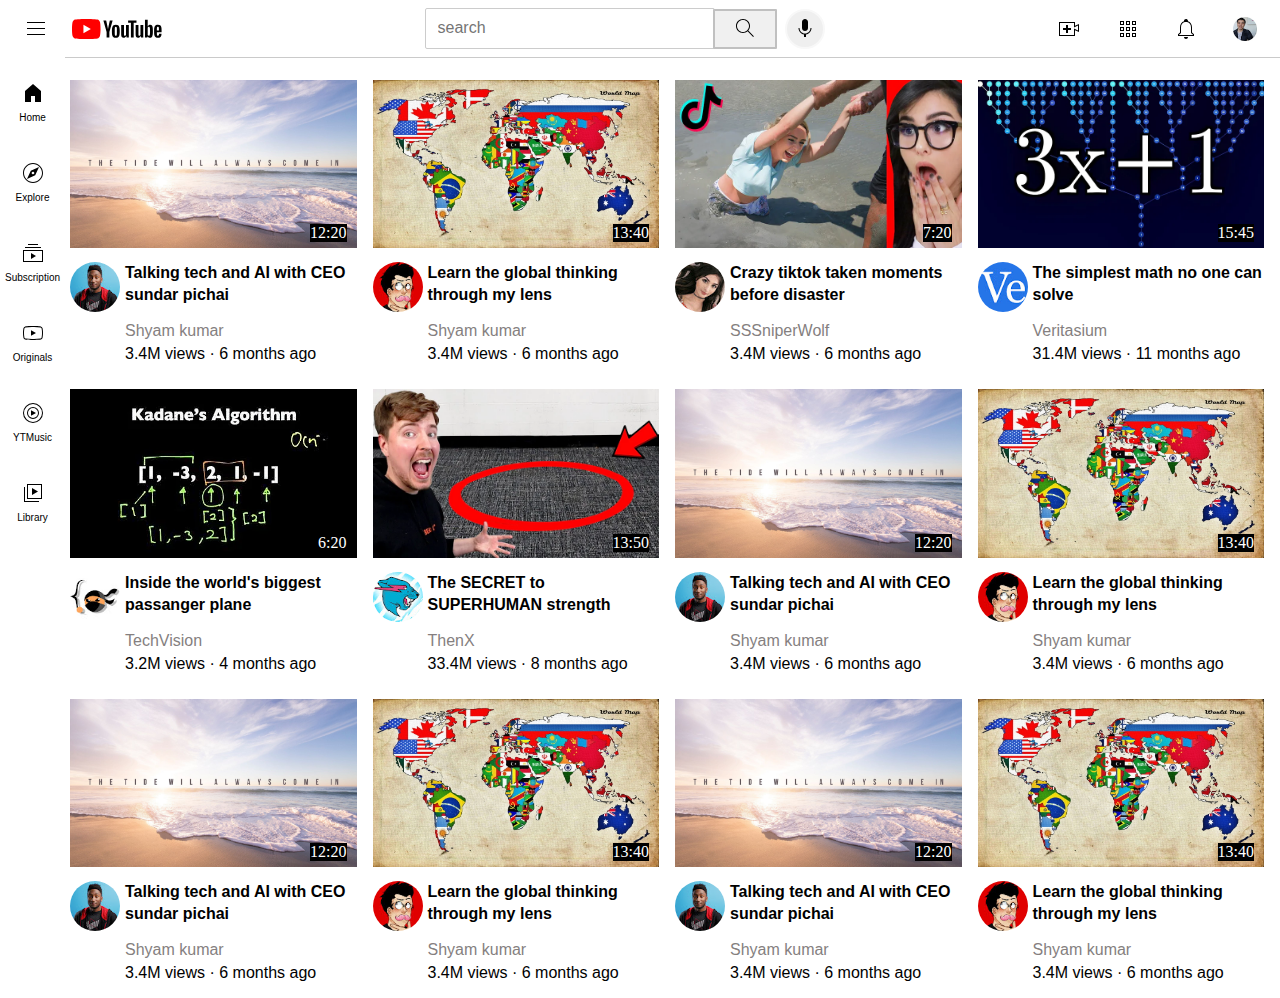
<file: index.html>
<!DOCTYPE html>
<html>

    <head> 
        <title>youtube.com</title>
        <link rel="preconnect" href="https://fonts.googleapis.com">
        <link rel="preconnect" href="https://fonts.gstatic.com" crossorigin>
        <link href="https://fonts.googleapis.com/css2?family=Roboto+Serif:ital,opsz,wght@0,8..144,100..900;1,8..144,100..900&display=swap" rel="stylesheet">
        <link rel="stylesheet" href="styles/general.css" >
        <link rel="stylesheet" href="styles/video.css" >
        <link rel="stylesheet" href="styles/header.css" >
        <link rel="stylesheet" href="styles/sidebar.css" >
        
    </head>

    <body>
        <div class="header">
            <div class="left-sec">
                <img class="ham" src="h/hamburger-menu.svg">
                <img class="ytlogo" src="h/youtube-logo.svg">
            </div>
            <div class="center-sec" >
                <input class="searchbar" type="text" placeholder="search">
                <button class="cbut1">
                    <img class="cim1"src="h/search.svg">
                    <div class="tool">search</div>
                </button>
                <button class="cbut2">
                    <img class="cim2" src="h/voice-search-icon.svg">
                    <div class="tool">search with your voice</div>
                </button>

                
            </div>
            <div class="right-sec">
                <div class="up1">
                    <img class="upload"src="h/upload.svg">
                    <div class="up">upload</div>
                </div>
                
                <img class="a" src="h/youtube-apps.svg">
                <img class="b" src="h/notifications.svg">
                <img class="c" src="h/my-channel.jpeg">
            </div>

        </div>

        <div class="sidebar">

            <div class="side">
                <img class="ho"src="sidebar/home.svg">
                <p>Home</p>
            </div>

            <div class="side">
                <img class="ho"src="sidebar/explore.svg">
                <p>Explore</p>
            </div>

            <div class="side">
                <img class="ho"src="sidebar/subscriptions.svg">
                <p>Subscription</p>
            </div>

            <div class="side">
                 <img class="ho"src="sidebar/originals.svg">
                 <p>
                    Originals
                 </p>
            </div>

            <div class="side">
                <img class="ho" src="sidebar/youtube-music.svg"> 
                <p>YTMusic</p>
            </div>

            <div class="side">
                <img class="ho" src="sidebar/library.svg">
                <p>Library</p>
            </div>
            
            
          
                      
            
        </div>

       

        <div class="video-grid">
            <div class="div1"> 

                <div class="thumbnail">
                    <img class="image" src="thumbnail/calm.jpg">
                    <div class="time">12:20</div>
                </div>  
                
                <div class="grid1">
                        <div class="channelpic1">
                            <img class="profpic1" src="pictures/channel-1.jpeg">
                        </div>
    
                        <div class="videoinfo1">
                            <p class="th11">Talking tech and AI with CEO sundar pichai </p>
                            <p class="th12">Shyam kumar</p>
                            <p class="th13">3.4M views &#183; 6 months ago</p>
                        </div>
                </div>
                
                
            </div>
    
            <div class="div2"> 
                
                    <div  class="thumbnail">
                        <img class="image" src="thumbnail/map.jpg">
                        <div class="time">13:40</div>
                    </div>  
                
                    <div class="grid2">
                        <div class="channelpic1">
                            <img class="profpic1" src="pictures/channel-2.jpeg">
                        </div>
    
                        <div class="videoinfo1">
                            <p class="th11">Learn the global thinking through my lens</p>
                            <p class="th12">Shyam kumar</p>
                            <p class="th13">3.4M views &#183; 6 months ago</p>
                        </div>
                    </div>
                
                
            </div>

            <div class="div1"> 

                <div  class="thumbnail">
                    <img class="image" src="thumbnail-3.webp">
                    <div class="time">7:20</div>
                </div>  
                
                <div class="grid1">
                        <div class="channelpic1">
                            <img class="profpic1" src="pictures/channel-3.jpeg">
                        </div>
    
                        <div class="videoinfo1">
                            <p class="th11">Crazy tiktok taken moments before disaster </p>
                            <p class="th12">SSSniperWolf</p>
                            <p class="th13">3.4M views &#183; 6 months ago</p>
                        </div>
                </div>
                
                
            </div>
    
            <div class="div2"> 
                
                    <div  class="thumbnail">
                        <img class="image" src="thumbnail-4.webp">
                        <div class="time">15:45</div>
                    </div>  
                
                    <div class="grid2">
                        <div class="channelpic1">
                            <img class="profpic1" src="pictures/channel-4.jpeg">
                        </div>
    
                        <div class="videoinfo1">
                            <p class="th11">The simplest math no one can solve</p>
                            <p class="th12">Veritasium</p>
                            <p class="th13">31.4M views &#183; 11 months ago</p>
                        </div>
                    </div>
                
                
            </div>

            <div class="div1"> 

                <div  class="thumbnail">
                    <img class="image" src="thumbnail-5.webp">
                    <div class="time">6:20</div>
                </div>  
                
                <div class="grid1">
                        <div class="channelpic1">
                            <img class="profpic1" src="pictures/channel-5.jpeg">
                        </div>
    
                        <div class="videoinfo1">
                            <p class="th11">Inside the world's biggest passanger plane </p>
                            <p class="th12">TechVision</p>
                            <p class="th13">3.2M views &#183; 4 months ago</p>
                        </div>
                </div>
                
                
            </div>
    
            <div class="div2"> 
                
                    <div class="thumbnail">
                        <img class="image" src="thumbnail-6.webp">
                        <div class="time">13:50</div>
                    </div>  
                
                    <div class="grid2">
                        <div class="channelpic1">
                            <img class="profpic1" src="pictures/channel-6.jpeg">
                        </div>
    
                        <div class="videoinfo1">
                            <p class="th11">The SECRET to SUPERHUMAN strength</p>
                            <p class="th12">ThenX</p>
                            <p class="th13">33.4M views &#183; 8 months ago</p>
                        </div>
                    </div>
                
                
            </div>

            <div class="div1"> 

                <div class="thumbnail">
                    <img class="image" src="thumbnail/calm.jpg">
                    <div class="time">12:20</div>
                </div>  
                
                <div class="grid1">
                        <div class="channelpic1">
                            <img class="profpic1" src="pictures/channel-1.jpeg">
                        </div>
    
                        <div class="videoinfo1">
                            <p class="th11">Talking tech and AI with CEO sundar pichai </p>
                            <p class="th12">Shyam kumar</p>
                            <p class="th13">3.4M views &#183; 6 months ago</p>
                        </div>
                </div>
                
                
            </div>
    
            <div class="div2"> 
                
                    <div  class="thumbnail">
                        <img class="image" src="thumbnail/map.jpg">
                        <div class="time">13:40</div>
                    </div>  
                
                    <div class="grid2">
                        <div class="channelpic1">
                            <img class="profpic1" src="pictures/channel-2.jpeg">
                        </div>
    
                        <div class="videoinfo1">
                            <p class="th11">Learn the global thinking through my lens</p>
                            <p class="th12">Shyam kumar</p>
                            <p class="th13">3.4M views &#183; 6 months ago</p>
                        </div>
                    </div>
                
                
            </div>

            <div class="div1"> 

                <div class="thumbnail">
                    <img class="image" src="thumbnail/calm.jpg">
                    <div class="time">12:20</div>
                </div>  
                
                <div class="grid1">
                        <div class="channelpic1">
                            <img class="profpic1" src="pictures/channel-1.jpeg">
                        </div>
    
                        <div class="videoinfo1">
                            <p class="th11">Talking tech and AI with CEO sundar pichai </p>
                            <p class="th12">Shyam kumar</p>
                            <p class="th13">3.4M views &#183; 6 months ago</p>
                        </div>
                </div>
                
                
            </div>
    
            <div class="div2"> 
                
                    <div  class="thumbnail">
                        <img class="image" src="thumbnail/map.jpg">
                        <div class="time">13:40</div>
                    </div>  
                
                    <div class="grid2">
                        <div class="channelpic1">
                            <img class="profpic1" src="pictures/channel-2.jpeg">
                        </div>
    
                        <div class="videoinfo1">
                            <p class="th11">Learn the global thinking through my lens</p>
                            <p class="th12">Shyam kumar</p>
                            <p class="th13">3.4M views &#183; 6 months ago</p>
                        </div>
                    </div>
                
                
            </div>

            <div class="div1"> 

                <div class="thumbnail">
                    <img class="image" src="thumbnail/calm.jpg">
                    <div class="time">12:20</div>
                </div>  
                
                <div class="grid1">
                        <div class="channelpic1">
                            <img class="profpic1" src="pictures/channel-1.jpeg">
                        </div>
    
                        <div class="videoinfo1">
                            <p class="th11">Talking tech and AI with CEO sundar pichai </p>
                            <p class="th12">Shyam kumar</p>
                            <p class="th13">3.4M views &#183; 6 months ago</p>
                        </div>
                </div>
                
                
            </div>
    
            <div class="div2"> 
                
                    <div  class="thumbnail">
                        <img class="image" src="thumbnail/map.jpg">
                        <div class="time">13:40</div>
                    </div>  
                
                    <div class="grid2">
                        <div class="channelpic1">
                            <img class="profpic1" src="pictures/channel-2.jpeg">
                        </div>
    
                        <div class="videoinfo1">
                            <p class="th11">Learn the global thinking through my lens</p>
                            <p class="th12">Shyam kumar</p>
                            <p class="th13">3.4M views &#183; 6 months ago</p>
                        </div>
                    </div>
                
                
            </div>

        </div>

        

    </body>

</html>
</file>
<file: styles/general.css>
p{
    font-family: roboto,arial;
}
body{
    padding-left: 70px;
    padding-top: 80px;
    margin:0px;
}
</file>
<file: styles/video.css>
.th11{
   
    margin-top: 10px;
    font-weight: 600;
    line-height: 22px;

}    
.th12{
   
    margin-top: 10px;
    margin-bottom: 5px;
    color: rgb(133, 127, 127);
}



.grid1{
    display: grid;
    grid-template-columns: 50px 1fr;
}

.grid2{
    display: grid;
    grid-template-columns: 50px 1fr;       
}
.video-grid{
display: grid;
grid-template-columns:1fr 1fr 1fr;
padding-right: 16px;
column-gap: 16px;
row-gap: 10px;

}

@media (max-width:900px) {
    .video-grid{
        grid-template-columns:1fr 1fr ;
    }
}

@media(min-width:901px)and (max-width:1199px){
    .video-grid{
        grid-template-columns:1fr 1fr 1fr ;
    }
}
@media(min-width:1200px){
    .video-grid{
        grid-template-columns:1fr 1fr 1fr 1fr ;
    }
}
.th13{
    margin-top: 0px;
    border-bottom: 5px;
}

.profpic1{
    display: inline-block;
    width: 50px;
    border-radius: 40px;
    margin-top: 10px;
}
.videoinfo1{
    margin-left: 5px;
}
.image{
    width:100%;
    height: 168.33px;
}
.thumbnail{
    position: relative;
}
.time{
    background-color: black;
    color: white;
    position:absolute;
    bottom:10px;
    right:10px;

}
</file>
<file: styles/header.css>
.header{
    height:57px;
    
    display: flex;
    flex-direction: row;
    justify-content: space-between;
    position:fixed;
    top: 0px;
    right: 0;
    left: 0;
    background-color: white;
    border-bottom-color: rgb(202, 202, 202);
    border-bottom-width: 1px;
    border-bottom-style: solid;
    z-index: 100;
    

}
.right-sec{
    display: flex;    
    align-items: center;
    width:200px;
    margin-right: 23px;
    justify-content: space-between;
    

    
}
.left-sec{
    display: flex;
    align-items: center;
  
}
.center-sec{
    display: flex;
    flex: 1;
    margin-left:70px;
    margin-right:40px;
    max-width: 400px;
    align-items: center;
    
}
.ham{
    height: 24px;
    width: 24px;
    margin-right: 24px;
    margin-left: 24px;
}
.ytlogo{
    height: 20px;
    width: 90px;
}
.cbut1{
    position:relative;
    height:40px;
    width: 64px;
    margin-right: 8px;
    border-color:  rgb(192, 192, 192);
    border-style: solid;
    border-radius: 1px;
    margin-left: -2px;
    background-color: rgb(240, 240, 240);
}
.searchbar{
    font-size: 16px;
    flex:1;
    height:36.4px;
    width:50px;
    padding:1px 2px 1px 12px;
    border-color: rgb(204, 204, 204);
    border-style: solid;
    border-width: 1px;
    border-radius: 2px;
    
}
.searchbar::placeholder{
    font-family: roboto,arial;
}
.cbut2{
    height: 40px;
    width: 40px;
    border-radius: 250px;
    border-color: rgb(248,248,248);
    border-style: solid; 
    position: relative;
    white-space: nowrap;
}
.cim1{
    height:24px;
    width:24px;
    padding-top: 1px;
    color: rgb(0,0, 0);
}
.cim2{
    height: 24px;
    width: 24px;
    padding-top: 1px;
    color: rgb(0,0, 0);
   
}
.upload{
    height: 24px;
    width: 24px;
    display: flex;
    align-items: center;
    

}
.a{
    height: 24px;
    width: 24px;
    display: flex;
    align-items: center;
    
    

}
.b{
    height: 24px;
    width: 24px;
    display: flex;
    align-items: center;
    
}
.c{
    height: 24px;
    width: 24px;
    display: flex;
    align-items: center;
    
}
.tool , .up{
    position: absolute;
    background-color: rgb(158, 158, 158);
    color:black;
    font-size: 12px;
    border-radius: 2px;
    padding: 4px 8px 4px 8px;
    opacity: 0;
    bottom: -30px;
    transition:opacity 0.25s;
    pointer-events: none;
}
.cbut1:hover .tool , .up1:hover .up{
    opacity: 1;
}
.cbut2:hover .tool{
    opacity: 1;
}
.up1{
    position: relative;
}
</file>
<file: styles/sidebar.css>
.sidebar{
    background-color: white;
    position: fixed;
    width: 65px;
    top: 57px;
    bottom: 0px;
    left: 0px;
    z-index: 200;
    padding-top: 5px;
    cursor: pointer;
}
.side{
    height:80px;
    width: 65px;
    display: flex;
    justify-content: center;
    align-items: center;
    flex-direction: column;

}
.side:hover{
    background-color: lightslategray;
}
.ho{
    height: 24px;
    width: 24px;
}
.side p{
    margin: 0;
    font-family: roboto,arial;
    font-size: 10px;
    margin-top: 7px;
}
</file>
